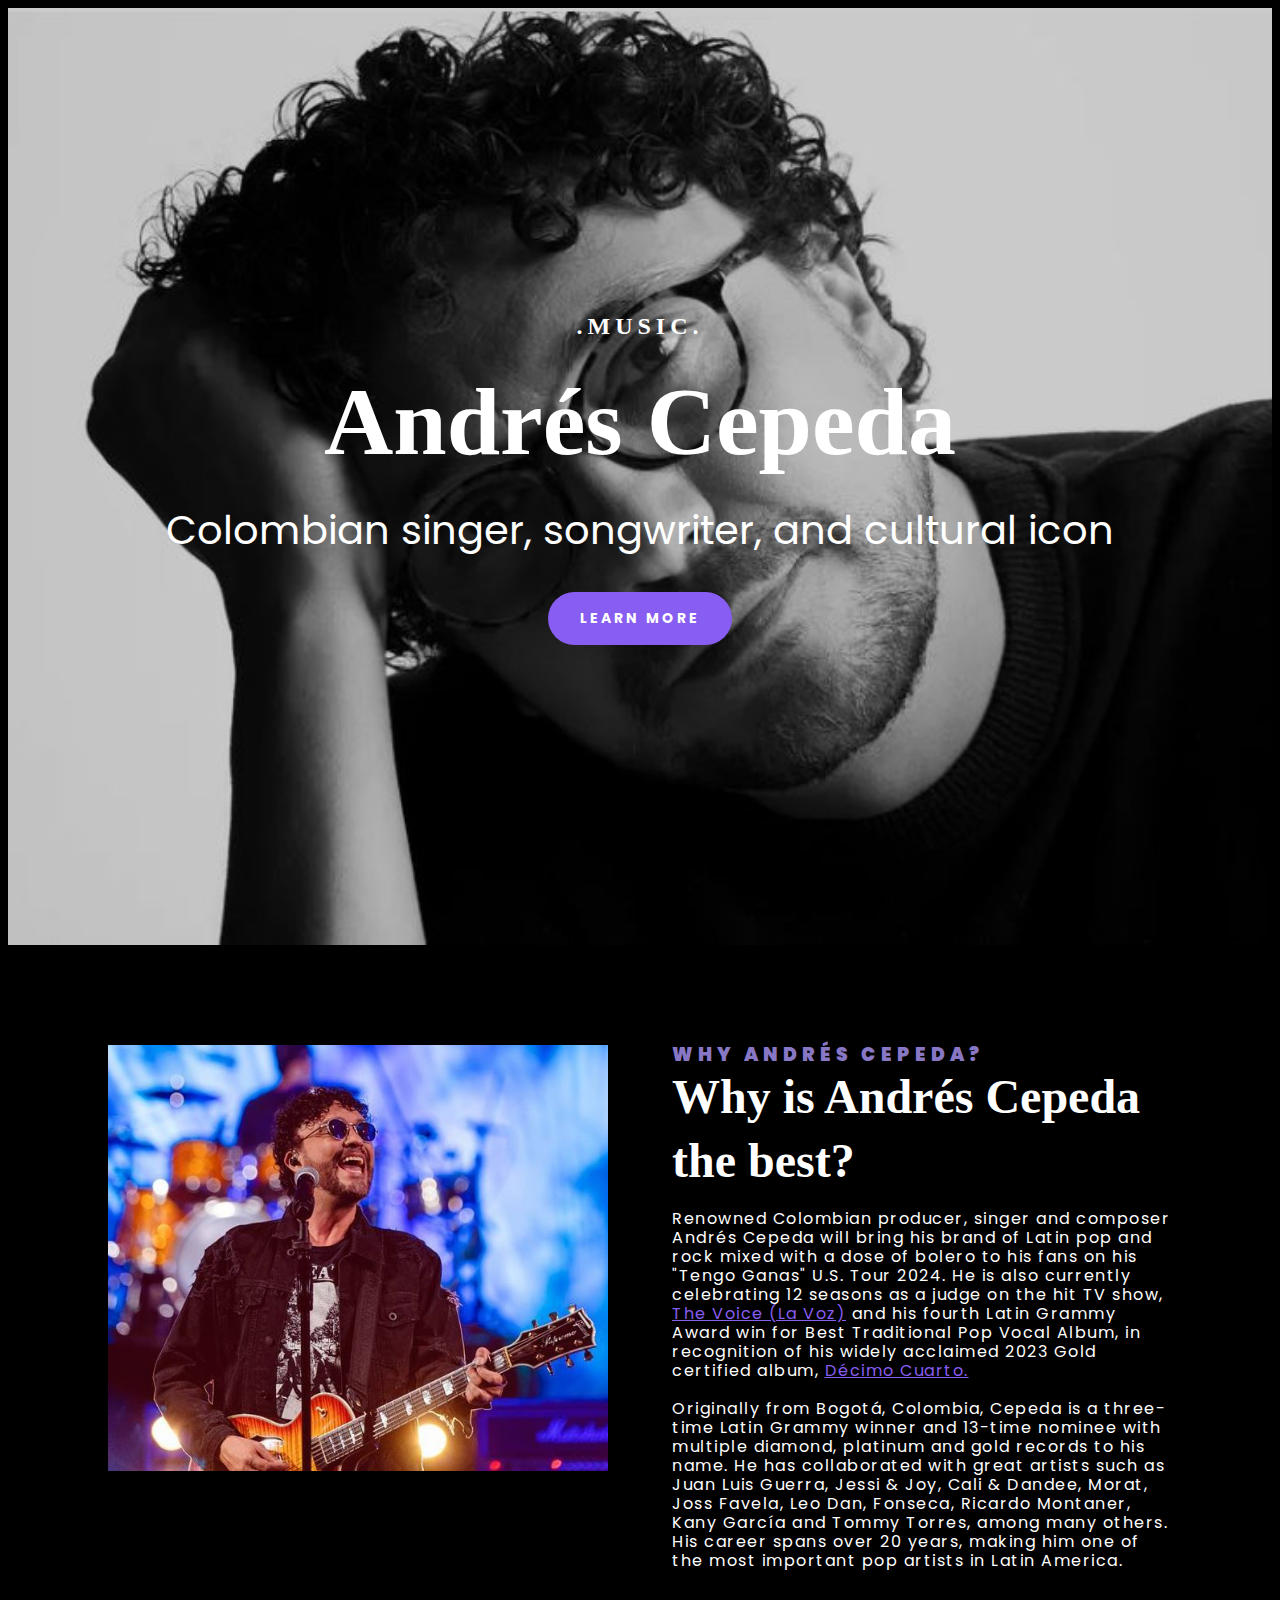
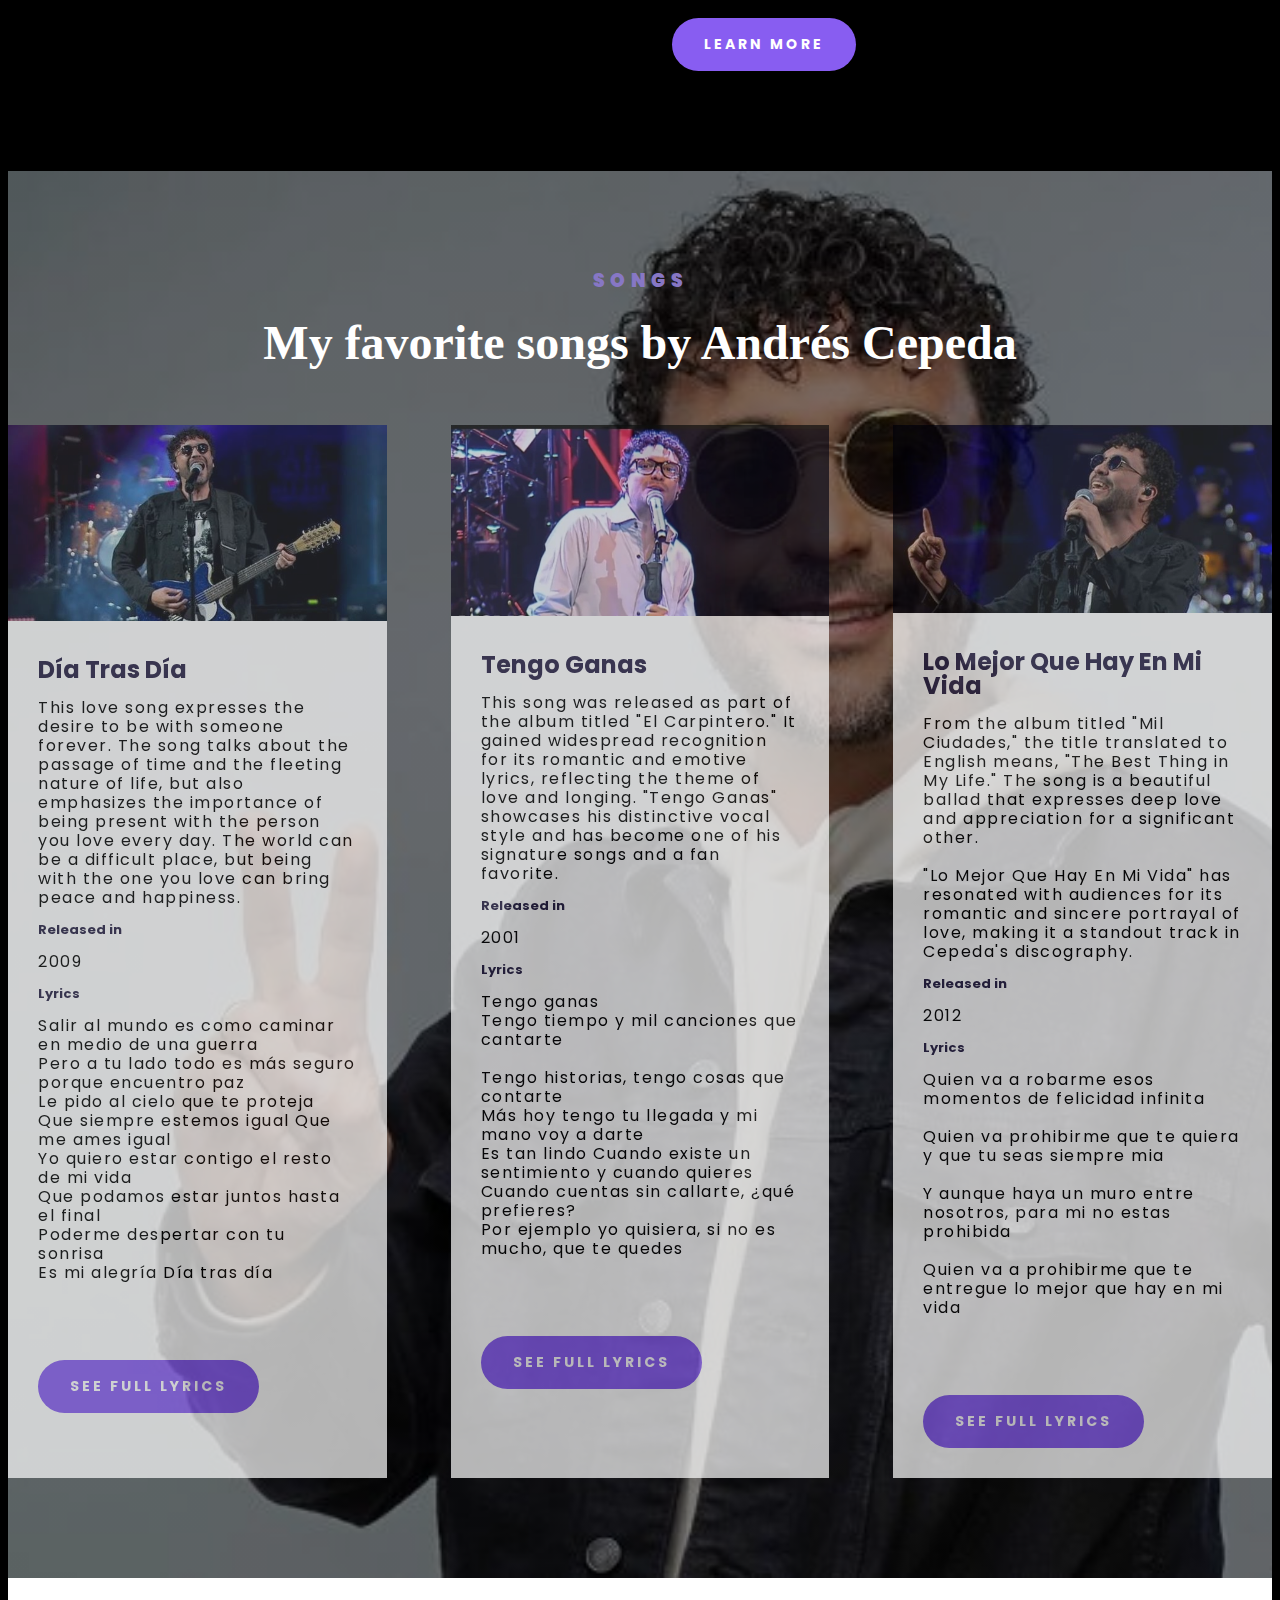
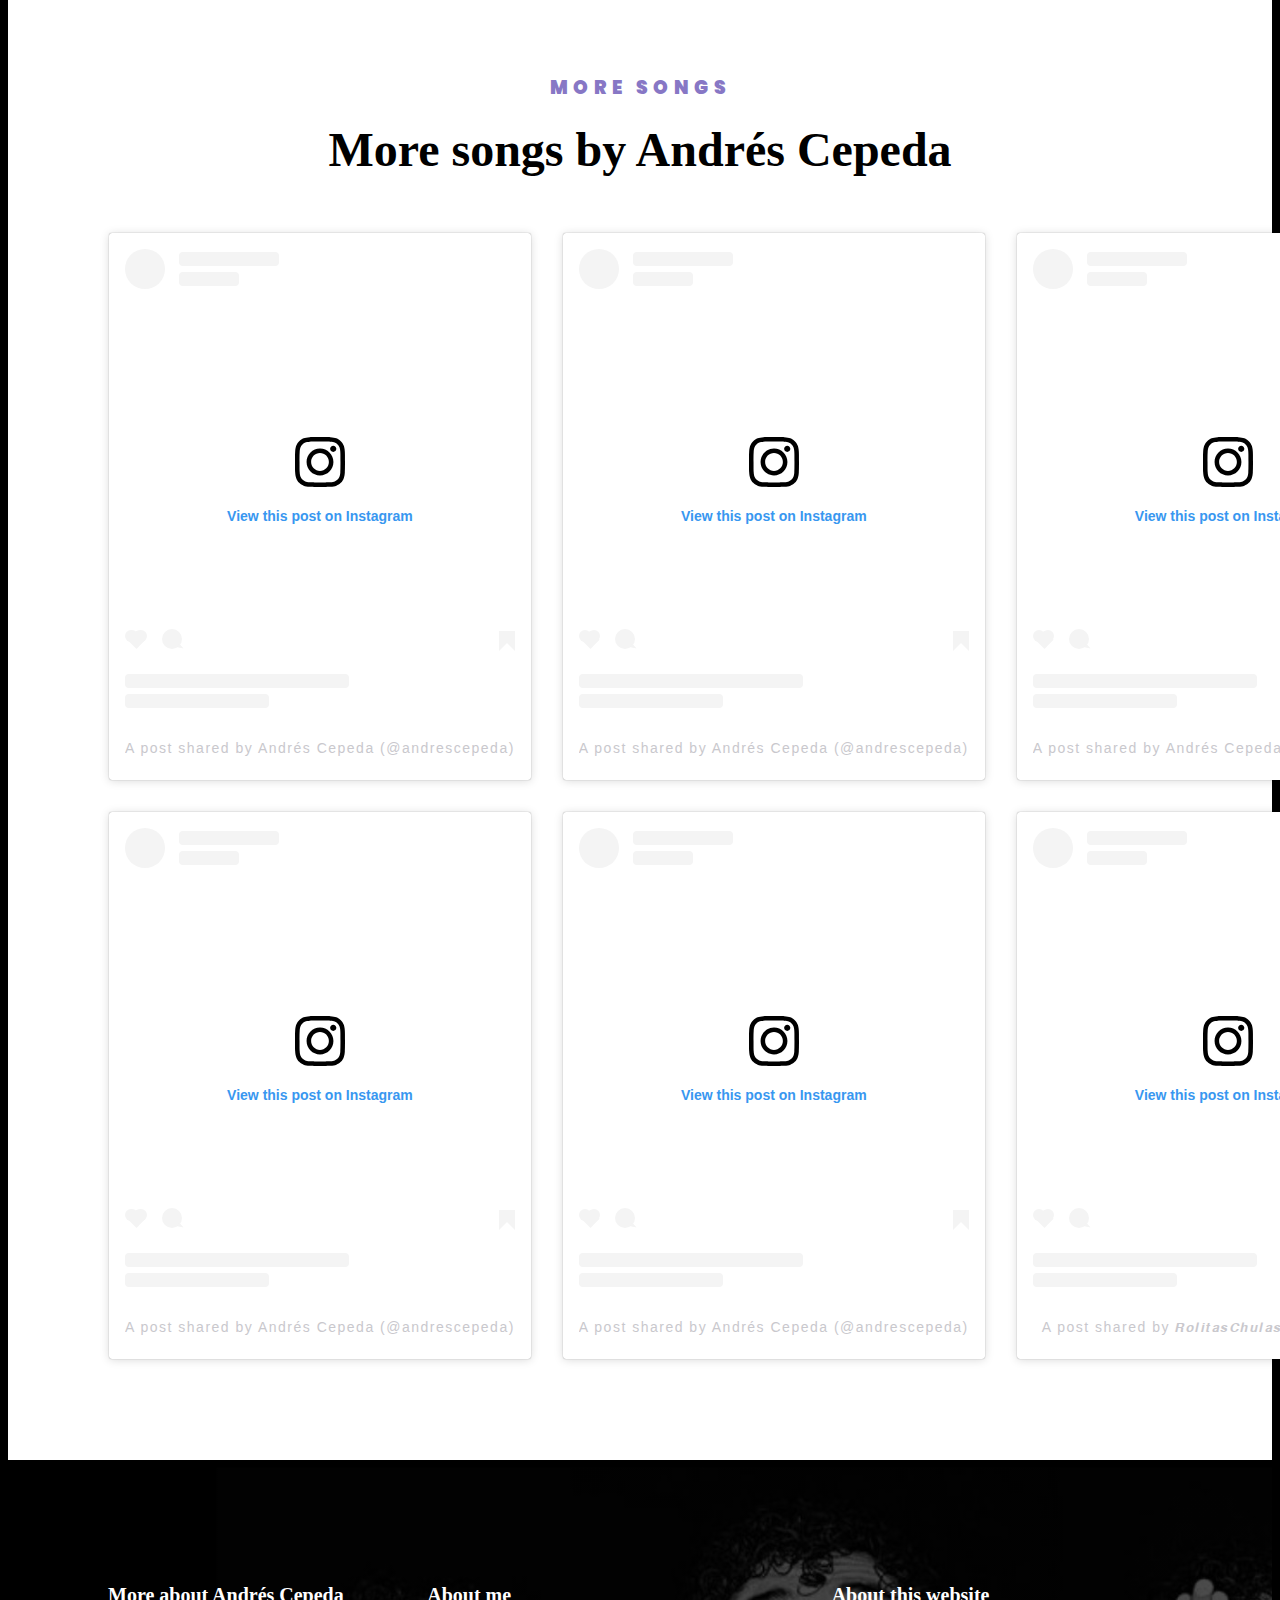
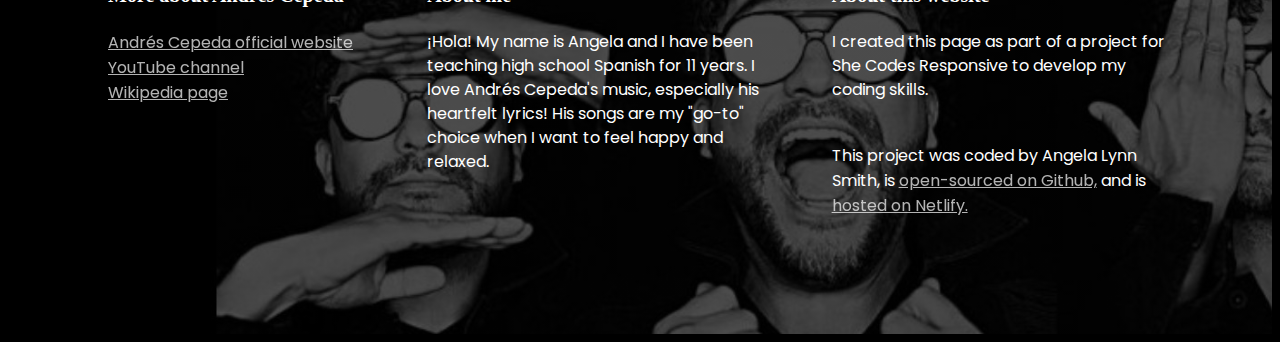
<file: index.html>
<!DOCTYPE html>
<html lang="en">
<head>
    <meta charset="UTF-8">
    <meta name="viewport" content="width=device-width, initial-scale=1.0">
    <link rel="preconnect" href="https://fonts.googleapis.com">
    <link rel="preconnect" href="https://fonts.gstatic.com" crossorigin>
    <link
        href="https://fonts.googleapis.com/css2?family=Poppins:ital,wght@0,100;0,200;0,300;0,400;0,500;0,600;0,700;0,800;0,900;1,100;1,200;1,300;1,400;1,500;1,600;1,700;1,800;1,900&display=swap"
        rel="stylesheet">
    <link rel="stylesheet" href="src/styles.css">
    <title>Andrés Cepeda Project</title>
</head>
<body>
    <div class="container">
    <header>
        <h3>.MUSIC.</h3>
        <h1>Andrés Cepeda</h1>
        <h2>Colombian singer, songwriter, and cultural icon</h2>
        <a href="#more" class="button">Learn more</a>
    </header>
    <main>
<section class="grid grid-2-columns">
        <div>
        <img src="images/andres-cepeda-15.JPG" 
        alt="Andres Cepeda with guitar"
        class="img-responsive"/>
        </div>

        <div>
            <a name="more"></a>
        <h3>Why Andrés Cepeda?</h3>
        <h2>Why is Andrés Cepeda the best?</h2>
        <p>Renowned Colombian producer, singer and composer Andrés Cepeda will bring his brand of Latin pop and rock mixed with a
        dose of bolero to his fans on his "Tengo Ganas" U.S. Tour 2024. 
        He is also currently celebrating 12 seasons as a judge on the hit TV show,
        <a href="https://www.youtube.com/watch?v=yNyjdkZzGOY" target="_blank" class="the-voice">The Voice (La Voz)</a>
        
        and his fourth Latin Grammy Award win for Best Traditional Pop Vocal Album, in recognition of his widely
        acclaimed 2023 Gold certified album, 
        <a href="https://open.spotify.com/album/6r3VanD8h5L9I155ahVVi2?si=Hy7mWMMKRZKpOCfyUHwwlw" target="_blank" class="albumn-link">Décimo Cuarto.</a>
        <br>
        <br>
        Originally from Bogotá, Colombia, Cepeda is a three-time Latin Grammy winner and 13-time nominee with multiple diamond,
        platinum and gold records to his name. He has collaborated with great artists such as Juan Luis Guerra, Jessi & Joy,
        Cali & Dandee, Morat, Joss Favela, Leo Dan, Fonseca, Ricardo Montaner, Kany García and Tommy Torres, among many others.
        His career spans over 20 years, making him one of the most important pop artists in Latin America.
        </p>
        <a href="https://en.wikipedia.org/wiki/Andr%C3%A9s_Cepeda" target="_blank" class="button">Learn more</a>
        </div>
        </section>
        
        <section class="secondary">
            <h3 class="text-center">SONGS<h3>
            <h2 class="text-center">My favorite songs by Andrés Cepeda</h2>
            
            <div class="grid grid-3-columns">

<div class="card">
    <div class="card-header">
        <img src="songs/song-1-dia-tras-dia.jpg" alt="" class="img-responsive" />
    </div>

    <div class="card-body">
        <h4>Día Tras Día</h4>
        <p>
        This love song expresses the desire to be with someone forever. The song talks about the passage of time and the
        fleeting nature of life, but also emphasizes the importance of being present with the person you love every day. 
        The world can be a difficult place, but being with the one you love can bring peace and happiness.
        </p>
        <h5>Released in</h5>
        <p>2009</p>
        <h5>Lyrics</h5>
        <p>

            Salir al mundo es como caminar en medio de una guerra
            <br>
            Pero a tu lado todo es más seguro porque encuentro paz
            <br>
            Le pido al cielo que te proteja
            <br>
            Que siempre estemos igual
            Que me ames igual
            <br>
            Yo quiero estar contigo el resto de mi vida
            <br>
            Que podamos estar juntos hasta el final
            <br>
            Poderme despertar con tu sonrisa
            <br>
            Es mi alegría
            Día tras día
        </p>
    </div>
    <div class="card-footer">
        <a href="https://genius.com/Andres-cepeda-dia-tras-dia-lyrics" target="_blank" class="button">See full lyrics</a>
    </div>
</div>


<div class="card">
    <div class="card-header">
        <img src="songs/song-2-tengo-ganas.jpg" alt="" class="img-responsive" />
    </div>

        <div class="card-body">
            <h4>Tengo Ganas</h4>
            <p>
            This song was released as part of the album titled "El Carpintero." It gained widespread recognition for its romantic and emotive lyrics, reflecting the theme of love and longing.
            "Tengo Ganas" showcases his distinctive vocal style and has become one of his signature songs and a fan favorite.
            <h5>Released in</h5>
            <p>2001</p>
            <h5>Lyrics</h5>
            <p>
                Tengo ganas
                <br>
                Tengo tiempo y mil canciones que cantarte
                <br>
                <br>
                Tengo historias, tengo cosas que contarte
                <br>
                Más hoy tengo tu llegada y mi mano voy a darte
                <br>
                Es tan lindo
                Cuando existe un sentimiento y cuando quieres
                <br>
                Cuando cuentas sin callarte, ¿qué prefieres?
                <br>
                Por ejemplo yo quisiera, si no es mucho, que te quedes
            </p>
        </div>
        <div class="card-footer">
            <a href="https://genius.com/Andres-cepeda-tengo-ganas-lyrics" target="_blank" class="button">See full lyrics</a>
        </div>
        </div>



    <div class="card">
        <div class="card-header">
            <img src="songs/song-3-lo-mejor-que-hay.jpg" alt="" class="img-responsive" />
        </div>

            <div class="card-body">
                <h4>Lo Mejor Que Hay En Mi Vida</h4>
                <p>
                    From the album titled "Mil Ciudades," the title translated to English means, "The Best
                    Thing in My Life." The song is a beautiful ballad that expresses deep love and appreciation for a significant other.
                    <br>
                    <br>
                    "Lo Mejor Que Hay En Mi Vida" has resonated with audiences for its romantic and sincere portrayal of love, making it a standout track in
                    Cepeda's discography.
                </p>
                <h5>Released in</h5>
                <p>2012</p>
                <h5>Lyrics</h5>
                <p>
        
                Quien va a robarme esos momentos de felicidad infinita
                <br>
                <br>
                Quien va prohibirme que te quiera y que tu seas siempre mia
                <br>
                <br>
                Y aunque haya un muro entre nosotros, para mi no estas prohibida
                <br>
                <br>
                Quien va a prohibirme que te entregue lo mejor que hay en mi vida
                </p>
            </div>
            <div class="card-footer">
                <a href="https://genius.com/Andres-cepeda-lo-mejor-que-hay-en-mi-vida-lyrics" target="_blank" class="button">See full lyrics</a>
            </div>
            </div>

            </div>
        
        </section>

        <section class="tertiary">
            <h3 class="text-center"> MORE SONGS<h3>
                    <h2 class="text-center">More songs by Andrés Cepeda</h2>
        
    
                <div class="video-grid-3-columns">

                    <div class="first-video">
                        <blockquote class="instagram-media" data-instgrm-captioned
                            data-instgrm-permalink="https://www.instagram.com/reel/CjTyuWOg5wE/?utm_source=ig_embed&amp;utm_campaign=loading"
                            data-instgrm-version="14"
                            style=" background:#FFF; border:0; border-radius:3px; box-shadow:0 0 1px 0 rgba(0,0,0,0.5),0 1px 10px 0 rgba(0,0,0,0.15); margin: 1px; max-width:540px; min-width:326px; padding:0; width:99.375%; width:-webkit-calc(100% - 2px); width:calc(100% - 2px);">
                            <div style="padding:16px;"> <a
                                    href="https://www.instagram.com/reel/CjTyuWOg5wE/?utm_source=ig_embed&amp;utm_campaign=loading"
                                    style=" background:#FFFFFF; line-height:0; padding:0 0; text-align:center; text-decoration:none; width:100%;"
                                    target="_blank">
                                    <div style=" display: flex; flex-direction: row; align-items: center;">
                                        <div
                                            style="background-color: #F4F4F4; border-radius: 50%; flex-grow: 0; height: 40px; margin-right: 14px; width: 40px;">
                                        </div>
                                        <div style="display: flex; flex-direction: column; flex-grow: 1; justify-content: center;">
                                            <div
                                                style=" background-color: #F4F4F4; border-radius: 4px; flex-grow: 0; height: 14px; margin-bottom: 6px; width: 100px;">
                                            </div>
                                            <div
                                                style=" background-color: #F4F4F4; border-radius: 4px; flex-grow: 0; height: 14px; width: 60px;">
                                            </div>
                                        </div>
                                    </div>
                                    <div style="padding: 19% 0;"></div>
                                    <div style="display:block; height:50px; margin:0 auto 12px; width:50px;"><svg width="50px" height="50px"
                                            viewBox="0 0 60 60" version="1.1" xmlns="https://www.w3.org/2000/svg"
                                            xmlns:xlink="https://www.w3.org/1999/xlink">
                                            <g stroke="none" stroke-width="1" fill="none" fill-rule="evenodd">
                                                <g transform="translate(-511.000000, -20.000000)" fill="#000000">
                                                    <g>
                                                        <path
                                                            d="M556.869,30.41 C554.814,30.41 553.148,32.076 553.148,34.131 C553.148,36.186 554.814,37.852 556.869,37.852 C558.924,37.852 560.59,36.186 560.59,34.131 C560.59,32.076 558.924,30.41 556.869,30.41 M541,60.657 C535.114,60.657 530.342,55.887 530.342,50 C530.342,44.114 535.114,39.342 541,39.342 C546.887,39.342 551.658,44.114 551.658,50 C551.658,55.887 546.887,60.657 541,60.657 M541,33.886 C532.1,33.886 524.886,41.1 524.886,50 C524.886,58.899 532.1,66.113 541,66.113 C549.9,66.113 557.115,58.899 557.115,50 C557.115,41.1 549.9,33.886 541,33.886 M565.378,62.101 C565.244,65.022 564.756,66.606 564.346,67.663 C563.803,69.06 563.154,70.057 562.106,71.106 C561.058,72.155 560.06,72.803 558.662,73.347 C557.607,73.757 556.021,74.244 553.102,74.378 C549.944,74.521 548.997,74.552 541,74.552 C533.003,74.552 532.056,74.521 528.898,74.378 C525.979,74.244 524.393,73.757 523.338,73.347 C521.94,72.803 520.942,72.155 519.894,71.106 C518.846,70.057 518.197,69.06 517.654,67.663 C517.244,66.606 516.755,65.022 516.623,62.101 C516.479,58.943 516.448,57.996 516.448,50 C516.448,42.003 516.479,41.056 516.623,37.899 C516.755,34.978 517.244,33.391 517.654,32.338 C518.197,30.938 518.846,29.942 519.894,28.894 C520.942,27.846 521.94,27.196 523.338,26.654 C524.393,26.244 525.979,25.756 528.898,25.623 C532.057,25.479 533.004,25.448 541,25.448 C548.997,25.448 549.943,25.479 553.102,25.623 C556.021,25.756 557.607,26.244 558.662,26.654 C560.06,27.196 561.058,27.846 562.106,28.894 C563.154,29.942 563.803,30.938 564.346,32.338 C564.756,33.391 565.244,34.978 565.378,37.899 C565.522,41.056 565.552,42.003 565.552,50 C565.552,57.996 565.522,58.943 565.378,62.101 M570.82,37.631 C570.674,34.438 570.167,32.258 569.425,30.349 C568.659,28.377 567.633,26.702 565.965,25.035 C564.297,23.368 562.623,22.342 560.652,21.575 C558.743,20.834 556.562,20.326 553.369,20.18 C550.169,20.033 549.148,20 541,20 C532.853,20 531.831,20.033 528.631,20.18 C525.438,20.326 523.257,20.834 521.349,21.575 C519.376,22.342 517.703,23.368 516.035,25.035 C514.368,26.702 513.342,28.377 512.574,30.349 C511.834,32.258 511.326,34.438 511.181,37.631 C511.035,40.831 511,41.851 511,50 C511,58.147 511.035,59.17 511.181,62.369 C511.326,65.562 511.834,67.743 512.574,69.651 C513.342,71.625 514.368,73.296 516.035,74.965 C517.703,76.634 519.376,77.658 521.349,78.425 C523.257,79.167 525.438,79.673 528.631,79.82 C531.831,79.965 532.853,80.001 541,80.001 C549.148,80.001 550.169,79.965 553.369,79.82 C556.562,79.673 558.743,79.167 560.652,78.425 C562.623,77.658 564.297,76.634 565.965,74.965 C567.633,73.296 568.659,71.625 569.425,69.651 C570.167,67.743 570.674,65.562 570.82,62.369 C570.966,59.17 571,58.147 571,50 C571,41.851 570.966,40.831 570.82,37.631">
                                                        </path>
                                                    </g>
                                                </g>
                                            </g>
                                        </svg></div>
                                    <div style="padding-top: 8px;">
                                        <div
                                            style=" color:#3897f0; font-family:Arial,sans-serif; font-size:14px; font-style:normal; font-weight:550; line-height:18px;">
                                            View this post on Instagram</div>
                                    </div>
                                    <div style="padding: 12.5% 0;"></div>
                                    <div style="display: flex; flex-direction: row; margin-bottom: 14px; align-items: center;">
                                        <div>
                                            <div
                                                style="background-color: #F4F4F4; border-radius: 50%; height: 12.5px; width: 12.5px; transform: translateX(0px) translateY(7px);">
                                            </div>
                                            <div
                                                style="background-color: #F4F4F4; height: 12.5px; transform: rotate(-45deg) translateX(3px) translateY(1px); width: 12.5px; flex-grow: 0; margin-right: 14px; margin-left: 2px;">
                                            </div>
                                            <div
                                                style="background-color: #F4F4F4; border-radius: 50%; height: 12.5px; width: 12.5px; transform: translateX(9px) translateY(-18px);">
                                            </div>
                                        </div>
                                        <div style="margin-left: 8px;">
                                            <div
                                                style=" background-color: #F4F4F4; border-radius: 50%; flex-grow: 0; height: 20px; width: 20px;">
                                            </div>
                                            <div
                                                style=" width: 0; height: 0; border-top: 2px solid transparent; border-left: 6px solid #f4f4f4; border-bottom: 2px solid transparent; transform: translateX(16px) translateY(-4px) rotate(30deg)">
                                            </div>
                                        </div>
                                        <div style="margin-left: auto;">
                                            <div
                                                style=" width: 0px; border-top: 8px solid #F4F4F4; border-right: 8px solid transparent; transform: translateY(16px);">
                                            </div>
                                            <div
                                                style=" background-color: #F4F4F4; flex-grow: 0; height: 12px; width: 16px; transform: translateY(-4px);">
                                            </div>
                                            <div
                                                style=" width: 0; height: 0; border-top: 8px solid #F4F4F4; border-left: 8px solid transparent; transform: translateY(-4px) translateX(8px);">
                                            </div>
                                        </div>
                                    </div>
                                    <div
                                        style="display: flex; flex-direction: column; flex-grow: 1; justify-content: center; margin-bottom: 24px;">
                                        <div
                                            style=" background-color: #F4F4F4; border-radius: 4px; flex-grow: 0; height: 14px; margin-bottom: 6px; width: 224px;">
                                        </div>
                                        <div
                                            style=" background-color: #F4F4F4; border-radius: 4px; flex-grow: 0; height: 14px; width: 144px;">
                                        </div>
                                    </div>
                                </a>
                                <p
                                    style=" color:#c9c8cd; font-family:Arial,sans-serif; font-size:14px; line-height:17px; margin-bottom:0; margin-top:8px; overflow:hidden; padding:8px 0 7px; text-align:center; text-overflow:ellipsis; white-space:nowrap;">
                                    <a href="https://www.instagram.com/reel/CjTyuWOg5wE/?utm_source=ig_embed&amp;utm_campaign=loading"
                                        style=" color:#c9c8cd; font-family:Arial,sans-serif; font-size:14px; font-style:normal; font-weight:normal; line-height:17px; text-decoration:none;"
                                        target="_blank">A post shared by Andrés Cepeda (@andrescepeda)</a>
                                </p>
                            </div>
                        </blockquote>
                        <script async src="//www.instagram.com/embed.js"></script>
                    </div>





                    

<div class="second-video">
    <blockquote class="instagram-media" data-instgrm-captioned
        data-instgrm-permalink="https://www.instagram.com/reel/ChvtImNATKm/?utm_source=ig_embed&amp;utm_campaign=loading"
        data-instgrm-version="14"
        style=" background:#FFF; border:0; border-radius:3px; box-shadow:0 0 1px 0 rgba(0,0,0,0.5),0 1px 10px 0 rgba(0,0,0,0.15); margin: 1px; max-width:540px; min-width:326px; padding:0; width:99.375%; width:-webkit-calc(100% - 2px); width:calc(100% - 2px);">
        <div style="padding:16px;"> <a
                href="https://www.instagram.com/reel/ChvtImNATKm/?utm_source=ig_embed&amp;utm_campaign=loading"
                style=" background:#FFFFFF; line-height:0; padding:0 0; text-align:center; text-decoration:none; width:100%;"
                target="_blank">
                <div style=" display: flex; flex-direction: row; align-items: center;">
                    <div
                        style="background-color: #F4F4F4; border-radius: 50%; flex-grow: 0; height: 40px; margin-right: 14px; width: 40px;">
                    </div>
                    <div style="display: flex; flex-direction: column; flex-grow: 1; justify-content: center;">
                        <div
                            style=" background-color: #F4F4F4; border-radius: 4px; flex-grow: 0; height: 14px; margin-bottom: 6px; width: 100px;">
                        </div>
                        <div
                            style=" background-color: #F4F4F4; border-radius: 4px; flex-grow: 0; height: 14px; width: 60px;">
                        </div>
                    </div>
                </div>
                <div style="padding: 19% 0;"></div>
                <div style="display:block; height:50px; margin:0 auto 12px; width:50px;"><svg width="50px" height="50px"
                        viewBox="0 0 60 60" version="1.1" xmlns="https://www.w3.org/2000/svg"
                        xmlns:xlink="https://www.w3.org/1999/xlink">
                        <g stroke="none" stroke-width="1" fill="none" fill-rule="evenodd">
                            <g transform="translate(-511.000000, -20.000000)" fill="#000000">
                                <g>
                                    <path
                                        d="M556.869,30.41 C554.814,30.41 553.148,32.076 553.148,34.131 C553.148,36.186 554.814,37.852 556.869,37.852 C558.924,37.852 560.59,36.186 560.59,34.131 C560.59,32.076 558.924,30.41 556.869,30.41 M541,60.657 C535.114,60.657 530.342,55.887 530.342,50 C530.342,44.114 535.114,39.342 541,39.342 C546.887,39.342 551.658,44.114 551.658,50 C551.658,55.887 546.887,60.657 541,60.657 M541,33.886 C532.1,33.886 524.886,41.1 524.886,50 C524.886,58.899 532.1,66.113 541,66.113 C549.9,66.113 557.115,58.899 557.115,50 C557.115,41.1 549.9,33.886 541,33.886 M565.378,62.101 C565.244,65.022 564.756,66.606 564.346,67.663 C563.803,69.06 563.154,70.057 562.106,71.106 C561.058,72.155 560.06,72.803 558.662,73.347 C557.607,73.757 556.021,74.244 553.102,74.378 C549.944,74.521 548.997,74.552 541,74.552 C533.003,74.552 532.056,74.521 528.898,74.378 C525.979,74.244 524.393,73.757 523.338,73.347 C521.94,72.803 520.942,72.155 519.894,71.106 C518.846,70.057 518.197,69.06 517.654,67.663 C517.244,66.606 516.755,65.022 516.623,62.101 C516.479,58.943 516.448,57.996 516.448,50 C516.448,42.003 516.479,41.056 516.623,37.899 C516.755,34.978 517.244,33.391 517.654,32.338 C518.197,30.938 518.846,29.942 519.894,28.894 C520.942,27.846 521.94,27.196 523.338,26.654 C524.393,26.244 525.979,25.756 528.898,25.623 C532.057,25.479 533.004,25.448 541,25.448 C548.997,25.448 549.943,25.479 553.102,25.623 C556.021,25.756 557.607,26.244 558.662,26.654 C560.06,27.196 561.058,27.846 562.106,28.894 C563.154,29.942 563.803,30.938 564.346,32.338 C564.756,33.391 565.244,34.978 565.378,37.899 C565.522,41.056 565.552,42.003 565.552,50 C565.552,57.996 565.522,58.943 565.378,62.101 M570.82,37.631 C570.674,34.438 570.167,32.258 569.425,30.349 C568.659,28.377 567.633,26.702 565.965,25.035 C564.297,23.368 562.623,22.342 560.652,21.575 C558.743,20.834 556.562,20.326 553.369,20.18 C550.169,20.033 549.148,20 541,20 C532.853,20 531.831,20.033 528.631,20.18 C525.438,20.326 523.257,20.834 521.349,21.575 C519.376,22.342 517.703,23.368 516.035,25.035 C514.368,26.702 513.342,28.377 512.574,30.349 C511.834,32.258 511.326,34.438 511.181,37.631 C511.035,40.831 511,41.851 511,50 C511,58.147 511.035,59.17 511.181,62.369 C511.326,65.562 511.834,67.743 512.574,69.651 C513.342,71.625 514.368,73.296 516.035,74.965 C517.703,76.634 519.376,77.658 521.349,78.425 C523.257,79.167 525.438,79.673 528.631,79.82 C531.831,79.965 532.853,80.001 541,80.001 C549.148,80.001 550.169,79.965 553.369,79.82 C556.562,79.673 558.743,79.167 560.652,78.425 C562.623,77.658 564.297,76.634 565.965,74.965 C567.633,73.296 568.659,71.625 569.425,69.651 C570.167,67.743 570.674,65.562 570.82,62.369 C570.966,59.17 571,58.147 571,50 C571,41.851 570.966,40.831 570.82,37.631">
                                    </path>
                                </g>
                            </g>
                        </g>
                    </svg></div>
                <div style="padding-top: 8px;">
                    <div
                        style=" color:#3897f0; font-family:Arial,sans-serif; font-size:14px; font-style:normal; font-weight:550; line-height:18px;">
                        View this post on Instagram</div>
                </div>
                <div style="padding: 12.5% 0;"></div>
                <div style="display: flex; flex-direction: row; margin-bottom: 14px; align-items: center;">
                    <div>
                        <div
                            style="background-color: #F4F4F4; border-radius: 50%; height: 12.5px; width: 12.5px; transform: translateX(0px) translateY(7px);">
                        </div>
                        <div
                            style="background-color: #F4F4F4; height: 12.5px; transform: rotate(-45deg) translateX(3px) translateY(1px); width: 12.5px; flex-grow: 0; margin-right: 14px; margin-left: 2px;">
                        </div>
                        <div
                            style="background-color: #F4F4F4; border-radius: 50%; height: 12.5px; width: 12.5px; transform: translateX(9px) translateY(-18px);">
                        </div>
                    </div>
                    <div style="margin-left: 8px;">
                        <div
                            style=" background-color: #F4F4F4; border-radius: 50%; flex-grow: 0; height: 20px; width: 20px;">
                        </div>
                        <div
                            style=" width: 0; height: 0; border-top: 2px solid transparent; border-left: 6px solid #f4f4f4; border-bottom: 2px solid transparent; transform: translateX(16px) translateY(-4px) rotate(30deg)">
                        </div>
                    </div>
                    <div style="margin-left: auto;">
                        <div
                            style=" width: 0px; border-top: 8px solid #F4F4F4; border-right: 8px solid transparent; transform: translateY(16px);">
                        </div>
                        <div
                            style=" background-color: #F4F4F4; flex-grow: 0; height: 12px; width: 16px; transform: translateY(-4px);">
                        </div>
                        <div
                            style=" width: 0; height: 0; border-top: 8px solid #F4F4F4; border-left: 8px solid transparent; transform: translateY(-4px) translateX(8px);">
                        </div>
                    </div>
                </div>
                <div
                    style="display: flex; flex-direction: column; flex-grow: 1; justify-content: center; margin-bottom: 24px;">
                    <div
                        style=" background-color: #F4F4F4; border-radius: 4px; flex-grow: 0; height: 14px; margin-bottom: 6px; width: 224px;">
                    </div>
                    <div
                        style=" background-color: #F4F4F4; border-radius: 4px; flex-grow: 0; height: 14px; width: 144px;">
                    </div>
                </div>
            </a>
            <p
                style=" color:#c9c8cd; font-family:Arial,sans-serif; font-size:14px; line-height:17px; margin-bottom:0; margin-top:8px; overflow:hidden; padding:8px 0 7px; text-align:center; text-overflow:ellipsis; white-space:nowrap;">
                <a href="https://www.instagram.com/reel/ChvtImNATKm/?utm_source=ig_embed&amp;utm_campaign=loading"
                    style=" color:#c9c8cd; font-family:Arial,sans-serif; font-size:14px; font-style:normal; font-weight:normal; line-height:17px; text-decoration:none;"
                    target="_blank">A post shared by Andrés Cepeda (@andrescepeda)</a>
            </p>
        </div>
    </blockquote>
    <script async src="//www.instagram.com/embed.js"></script>
</div>

<div class="third-video">
    <blockquote class="instagram-media" data-instgrm-captioned
        data-instgrm-permalink="https://www.instagram.com/reel/C1dXrudNtn3/?utm_source=ig_embed&amp;utm_campaign=loading"
        data-instgrm-version="14"
        style=" background:#FFF; border:0; border-radius:3px; box-shadow:0 0 1px 0 rgba(0,0,0,0.5),0 1px 10px 0 rgba(0,0,0,0.15); margin: 1px; max-width:540px; min-width:326px; padding:0; width:99.375%; width:-webkit-calc(100% - 2px); width:calc(100% - 2px);">
        <div style="padding:16px;"> <a
                href="https://www.instagram.com/reel/C1dXrudNtn3/?utm_source=ig_embed&amp;utm_campaign=loading"
                style=" background:#FFFFFF; line-height:0; padding:0 0; text-align:center; text-decoration:none; width:100%;"
                target="_blank">
                <div style=" display: flex; flex-direction: row; align-items: center;">
                    <div
                        style="background-color: #F4F4F4; border-radius: 50%; flex-grow: 0; height: 40px; margin-right: 14px; width: 40px;">
                    </div>
                    <div style="display: flex; flex-direction: column; flex-grow: 1; justify-content: center;">
                        <div
                            style=" background-color: #F4F4F4; border-radius: 4px; flex-grow: 0; height: 14px; margin-bottom: 6px; width: 100px;">
                        </div>
                        <div
                            style=" background-color: #F4F4F4; border-radius: 4px; flex-grow: 0; height: 14px; width: 60px;">
                        </div>
                    </div>
                </div>
                <div style="padding: 19% 0;"></div>
                <div style="display:block; height:50px; margin:0 auto 12px; width:50px;"><svg width="50px" height="50px"
                        viewBox="0 0 60 60" version="1.1" xmlns="https://www.w3.org/2000/svg"
                        xmlns:xlink="https://www.w3.org/1999/xlink">
                        <g stroke="none" stroke-width="1" fill="none" fill-rule="evenodd">
                            <g transform="translate(-511.000000, -20.000000)" fill="#000000">
                                <g>
                                    <path
                                        d="M556.869,30.41 C554.814,30.41 553.148,32.076 553.148,34.131 C553.148,36.186 554.814,37.852 556.869,37.852 C558.924,37.852 560.59,36.186 560.59,34.131 C560.59,32.076 558.924,30.41 556.869,30.41 M541,60.657 C535.114,60.657 530.342,55.887 530.342,50 C530.342,44.114 535.114,39.342 541,39.342 C546.887,39.342 551.658,44.114 551.658,50 C551.658,55.887 546.887,60.657 541,60.657 M541,33.886 C532.1,33.886 524.886,41.1 524.886,50 C524.886,58.899 532.1,66.113 541,66.113 C549.9,66.113 557.115,58.899 557.115,50 C557.115,41.1 549.9,33.886 541,33.886 M565.378,62.101 C565.244,65.022 564.756,66.606 564.346,67.663 C563.803,69.06 563.154,70.057 562.106,71.106 C561.058,72.155 560.06,72.803 558.662,73.347 C557.607,73.757 556.021,74.244 553.102,74.378 C549.944,74.521 548.997,74.552 541,74.552 C533.003,74.552 532.056,74.521 528.898,74.378 C525.979,74.244 524.393,73.757 523.338,73.347 C521.94,72.803 520.942,72.155 519.894,71.106 C518.846,70.057 518.197,69.06 517.654,67.663 C517.244,66.606 516.755,65.022 516.623,62.101 C516.479,58.943 516.448,57.996 516.448,50 C516.448,42.003 516.479,41.056 516.623,37.899 C516.755,34.978 517.244,33.391 517.654,32.338 C518.197,30.938 518.846,29.942 519.894,28.894 C520.942,27.846 521.94,27.196 523.338,26.654 C524.393,26.244 525.979,25.756 528.898,25.623 C532.057,25.479 533.004,25.448 541,25.448 C548.997,25.448 549.943,25.479 553.102,25.623 C556.021,25.756 557.607,26.244 558.662,26.654 C560.06,27.196 561.058,27.846 562.106,28.894 C563.154,29.942 563.803,30.938 564.346,32.338 C564.756,33.391 565.244,34.978 565.378,37.899 C565.522,41.056 565.552,42.003 565.552,50 C565.552,57.996 565.522,58.943 565.378,62.101 M570.82,37.631 C570.674,34.438 570.167,32.258 569.425,30.349 C568.659,28.377 567.633,26.702 565.965,25.035 C564.297,23.368 562.623,22.342 560.652,21.575 C558.743,20.834 556.562,20.326 553.369,20.18 C550.169,20.033 549.148,20 541,20 C532.853,20 531.831,20.033 528.631,20.18 C525.438,20.326 523.257,20.834 521.349,21.575 C519.376,22.342 517.703,23.368 516.035,25.035 C514.368,26.702 513.342,28.377 512.574,30.349 C511.834,32.258 511.326,34.438 511.181,37.631 C511.035,40.831 511,41.851 511,50 C511,58.147 511.035,59.17 511.181,62.369 C511.326,65.562 511.834,67.743 512.574,69.651 C513.342,71.625 514.368,73.296 516.035,74.965 C517.703,76.634 519.376,77.658 521.349,78.425 C523.257,79.167 525.438,79.673 528.631,79.82 C531.831,79.965 532.853,80.001 541,80.001 C549.148,80.001 550.169,79.965 553.369,79.82 C556.562,79.673 558.743,79.167 560.652,78.425 C562.623,77.658 564.297,76.634 565.965,74.965 C567.633,73.296 568.659,71.625 569.425,69.651 C570.167,67.743 570.674,65.562 570.82,62.369 C570.966,59.17 571,58.147 571,50 C571,41.851 570.966,40.831 570.82,37.631">
                                    </path>
                                </g>
                            </g>
                        </g>
                    </svg></div>
                <div style="padding-top: 8px;">
                    <div
                        style=" color:#3897f0; font-family:Arial,sans-serif; font-size:14px; font-style:normal; font-weight:550; line-height:18px;">
                        View this post on Instagram</div>
                </div>
                <div style="padding: 12.5% 0;"></div>
                <div style="display: flex; flex-direction: row; margin-bottom: 14px; align-items: center;">
                    <div>
                        <div
                            style="background-color: #F4F4F4; border-radius: 50%; height: 12.5px; width: 12.5px; transform: translateX(0px) translateY(7px);">
                        </div>
                        <div
                            style="background-color: #F4F4F4; height: 12.5px; transform: rotate(-45deg) translateX(3px) translateY(1px); width: 12.5px; flex-grow: 0; margin-right: 14px; margin-left: 2px;">
                        </div>
                        <div
                            style="background-color: #F4F4F4; border-radius: 50%; height: 12.5px; width: 12.5px; transform: translateX(9px) translateY(-18px);">
                        </div>
                    </div>
                    <div style="margin-left: 8px;">
                        <div
                            style=" background-color: #F4F4F4; border-radius: 50%; flex-grow: 0; height: 20px; width: 20px;">
                        </div>
                        <div
                            style=" width: 0; height: 0; border-top: 2px solid transparent; border-left: 6px solid #f4f4f4; border-bottom: 2px solid transparent; transform: translateX(16px) translateY(-4px) rotate(30deg)">
                        </div>
                    </div>
                    <div style="margin-left: auto;">
                        <div
                            style=" width: 0px; border-top: 8px solid #F4F4F4; border-right: 8px solid transparent; transform: translateY(16px);">
                        </div>
                        <div
                            style=" background-color: #F4F4F4; flex-grow: 0; height: 12px; width: 16px; transform: translateY(-4px);">
                        </div>
                        <div
                            style=" width: 0; height: 0; border-top: 8px solid #F4F4F4; border-left: 8px solid transparent; transform: translateY(-4px) translateX(8px);">
                        </div>
                    </div>
                </div>
                <div
                    style="display: flex; flex-direction: column; flex-grow: 1; justify-content: center; margin-bottom: 24px;">
                    <div
                        style=" background-color: #F4F4F4; border-radius: 4px; flex-grow: 0; height: 14px; margin-bottom: 6px; width: 224px;">
                    </div>
                    <div
                        style=" background-color: #F4F4F4; border-radius: 4px; flex-grow: 0; height: 14px; width: 144px;">
                    </div>
                </div>
            </a>
            <p
                style=" color:#c9c8cd; font-family:Arial,sans-serif; font-size:14px; line-height:17px; margin-bottom:0; margin-top:8px; overflow:hidden; padding:8px 0 7px; text-align:center; text-overflow:ellipsis; white-space:nowrap;">
                <a href="https://www.instagram.com/reel/C1dXrudNtn3/?utm_source=ig_embed&amp;utm_campaign=loading"
                    style=" color:#c9c8cd; font-family:Arial,sans-serif; font-size:14px; font-style:normal; font-weight:normal; line-height:17px; text-decoration:none;"
                    target="_blank">A post shared by Andrés Cepeda (@andrescepeda)</a>
            </p>
        </div>
    </blockquote>
    <script async src="//www.instagram.com/embed.js"></script>
</div>







<div class="fourth-video">
<blockquote class="instagram-media" data-instgrm-captioned
    data-instgrm-permalink="https://www.instagram.com/reel/Cv3AR-3JuHs/?utm_source=ig_embed&amp;utm_campaign=loading"
    data-instgrm-version="14"
    style=" background:#FFF; border:0; border-radius:3px; box-shadow:0 0 1px 0 rgba(0,0,0,0.5),0 1px 10px 0 rgba(0,0,0,0.15); margin: 1px; max-width:540px; min-width:326px; padding:0; width:99.375%; width:-webkit-calc(100% - 2px); width:calc(100% - 2px);">
    <div style="padding:16px;"> <a
            href="https://www.instagram.com/reel/Cv3AR-3JuHs/?utm_source=ig_embed&amp;utm_campaign=loading"
            style=" background:#FFFFFF; line-height:0; padding:0 0; text-align:center; text-decoration:none; width:100%;"
            target="_blank">
            <div style=" display: flex; flex-direction: row; align-items: center;">
                <div
                    style="background-color: #F4F4F4; border-radius: 50%; flex-grow: 0; height: 40px; margin-right: 14px; width: 40px;">
                </div>
                <div style="display: flex; flex-direction: column; flex-grow: 1; justify-content: center;">
                    <div
                        style=" background-color: #F4F4F4; border-radius: 4px; flex-grow: 0; height: 14px; margin-bottom: 6px; width: 100px;">
                    </div>
                    <div
                        style=" background-color: #F4F4F4; border-radius: 4px; flex-grow: 0; height: 14px; width: 60px;">
                    </div>
                </div>
            </div>
            <div style="padding: 19% 0;"></div>
            <div style="display:block; height:50px; margin:0 auto 12px; width:50px;"><svg width="50px" height="50px"
                    viewBox="0 0 60 60" version="1.1" xmlns="https://www.w3.org/2000/svg"
                    xmlns:xlink="https://www.w3.org/1999/xlink">
                    <g stroke="none" stroke-width="1" fill="none" fill-rule="evenodd">
                        <g transform="translate(-511.000000, -20.000000)" fill="#000000">
                            <g>
                                <path
                                    d="M556.869,30.41 C554.814,30.41 553.148,32.076 553.148,34.131 C553.148,36.186 554.814,37.852 556.869,37.852 C558.924,37.852 560.59,36.186 560.59,34.131 C560.59,32.076 558.924,30.41 556.869,30.41 M541,60.657 C535.114,60.657 530.342,55.887 530.342,50 C530.342,44.114 535.114,39.342 541,39.342 C546.887,39.342 551.658,44.114 551.658,50 C551.658,55.887 546.887,60.657 541,60.657 M541,33.886 C532.1,33.886 524.886,41.1 524.886,50 C524.886,58.899 532.1,66.113 541,66.113 C549.9,66.113 557.115,58.899 557.115,50 C557.115,41.1 549.9,33.886 541,33.886 M565.378,62.101 C565.244,65.022 564.756,66.606 564.346,67.663 C563.803,69.06 563.154,70.057 562.106,71.106 C561.058,72.155 560.06,72.803 558.662,73.347 C557.607,73.757 556.021,74.244 553.102,74.378 C549.944,74.521 548.997,74.552 541,74.552 C533.003,74.552 532.056,74.521 528.898,74.378 C525.979,74.244 524.393,73.757 523.338,73.347 C521.94,72.803 520.942,72.155 519.894,71.106 C518.846,70.057 518.197,69.06 517.654,67.663 C517.244,66.606 516.755,65.022 516.623,62.101 C516.479,58.943 516.448,57.996 516.448,50 C516.448,42.003 516.479,41.056 516.623,37.899 C516.755,34.978 517.244,33.391 517.654,32.338 C518.197,30.938 518.846,29.942 519.894,28.894 C520.942,27.846 521.94,27.196 523.338,26.654 C524.393,26.244 525.979,25.756 528.898,25.623 C532.057,25.479 533.004,25.448 541,25.448 C548.997,25.448 549.943,25.479 553.102,25.623 C556.021,25.756 557.607,26.244 558.662,26.654 C560.06,27.196 561.058,27.846 562.106,28.894 C563.154,29.942 563.803,30.938 564.346,32.338 C564.756,33.391 565.244,34.978 565.378,37.899 C565.522,41.056 565.552,42.003 565.552,50 C565.552,57.996 565.522,58.943 565.378,62.101 M570.82,37.631 C570.674,34.438 570.167,32.258 569.425,30.349 C568.659,28.377 567.633,26.702 565.965,25.035 C564.297,23.368 562.623,22.342 560.652,21.575 C558.743,20.834 556.562,20.326 553.369,20.18 C550.169,20.033 549.148,20 541,20 C532.853,20 531.831,20.033 528.631,20.18 C525.438,20.326 523.257,20.834 521.349,21.575 C519.376,22.342 517.703,23.368 516.035,25.035 C514.368,26.702 513.342,28.377 512.574,30.349 C511.834,32.258 511.326,34.438 511.181,37.631 C511.035,40.831 511,41.851 511,50 C511,58.147 511.035,59.17 511.181,62.369 C511.326,65.562 511.834,67.743 512.574,69.651 C513.342,71.625 514.368,73.296 516.035,74.965 C517.703,76.634 519.376,77.658 521.349,78.425 C523.257,79.167 525.438,79.673 528.631,79.82 C531.831,79.965 532.853,80.001 541,80.001 C549.148,80.001 550.169,79.965 553.369,79.82 C556.562,79.673 558.743,79.167 560.652,78.425 C562.623,77.658 564.297,76.634 565.965,74.965 C567.633,73.296 568.659,71.625 569.425,69.651 C570.167,67.743 570.674,65.562 570.82,62.369 C570.966,59.17 571,58.147 571,50 C571,41.851 570.966,40.831 570.82,37.631">
                                </path>
                            </g>
                        </g>
                    </g>
                </svg></div>
            <div style="padding-top: 8px;">
                <div
                    style=" color:#3897f0; font-family:Arial,sans-serif; font-size:14px; font-style:normal; font-weight:550; line-height:18px;">
                    View this post on Instagram</div>
            </div>
            <div style="padding: 12.5% 0;"></div>
            <div style="display: flex; flex-direction: row; margin-bottom: 14px; align-items: center;">
                <div>
                    <div
                        style="background-color: #F4F4F4; border-radius: 50%; height: 12.5px; width: 12.5px; transform: translateX(0px) translateY(7px);">
                    </div>
                    <div
                        style="background-color: #F4F4F4; height: 12.5px; transform: rotate(-45deg) translateX(3px) translateY(1px); width: 12.5px; flex-grow: 0; margin-right: 14px; margin-left: 2px;">
                    </div>
                    <div
                        style="background-color: #F4F4F4; border-radius: 50%; height: 12.5px; width: 12.5px; transform: translateX(9px) translateY(-18px);">
                    </div>
                </div>
                <div style="margin-left: 8px;">
                    <div
                        style=" background-color: #F4F4F4; border-radius: 50%; flex-grow: 0; height: 20px; width: 20px;">
                    </div>
                    <div
                        style=" width: 0; height: 0; border-top: 2px solid transparent; border-left: 6px solid #f4f4f4; border-bottom: 2px solid transparent; transform: translateX(16px) translateY(-4px) rotate(30deg)">
                    </div>
                </div>
                <div style="margin-left: auto;">
                    <div
                        style=" width: 0px; border-top: 8px solid #F4F4F4; border-right: 8px solid transparent; transform: translateY(16px);">
                    </div>
                    <div
                        style=" background-color: #F4F4F4; flex-grow: 0; height: 12px; width: 16px; transform: translateY(-4px);">
                    </div>
                    <div
                        style=" width: 0; height: 0; border-top: 8px solid #F4F4F4; border-left: 8px solid transparent; transform: translateY(-4px) translateX(8px);">
                    </div>
                </div>
            </div>
            <div
                style="display: flex; flex-direction: column; flex-grow: 1; justify-content: center; margin-bottom: 24px;">
                <div
                    style=" background-color: #F4F4F4; border-radius: 4px; flex-grow: 0; height: 14px; margin-bottom: 6px; width: 224px;">
                </div>
                <div style=" background-color: #F4F4F4; border-radius: 4px; flex-grow: 0; height: 14px; width: 144px;">
                </div>
            </div>
        </a>
        <p
            style=" color:#c9c8cd; font-family:Arial,sans-serif; font-size:14px; line-height:17px; margin-bottom:0; margin-top:8px; overflow:hidden; padding:8px 0 7px; text-align:center; text-overflow:ellipsis; white-space:nowrap;">
            <a href="https://www.instagram.com/reel/Cv3AR-3JuHs/?utm_source=ig_embed&amp;utm_campaign=loading"
                style=" color:#c9c8cd; font-family:Arial,sans-serif; font-size:14px; font-style:normal; font-weight:normal; line-height:17px; text-decoration:none;"
                target="_blank">A post shared by Andrés Cepeda (@andrescepeda)</a></p>
    </div>
</blockquote>
<script async src="//www.instagram.com/embed.js"></script>

    </div>

    <div class="fifth-video">
        <blockquote class="instagram-media" data-instgrm-captioned
            data-instgrm-permalink="https://www.instagram.com/reel/CzPQ_ueu4tr/?utm_source=ig_embed&amp;utm_campaign=loading"
            data-instgrm-version="14"
            style=" background:#FFF; border:0; border-radius:3px; box-shadow:0 0 1px 0 rgba(0,0,0,0.5),0 1px 10px 0 rgba(0,0,0,0.15); margin: 1px; max-width:540px; min-width:326px; padding:0; width:99.375%; width:-webkit-calc(100% - 2px); width:calc(100% - 2px);">
            <div style="padding:16px;"> <a
                    href="https://www.instagram.com/reel/CzPQ_ueu4tr/?utm_source=ig_embed&amp;utm_campaign=loading"
                    style=" background:#FFFFFF; line-height:0; padding:0 0; text-align:center; text-decoration:none; width:100%;"
                    target="_blank">
                    <div style=" display: flex; flex-direction: row; align-items: center;">
                        <div
                            style="background-color: #F4F4F4; border-radius: 50%; flex-grow: 0; height: 40px; margin-right: 14px; width: 40px;">
                        </div>
                        <div style="display: flex; flex-direction: column; flex-grow: 1; justify-content: center;">
                            <div
                                style=" background-color: #F4F4F4; border-radius: 4px; flex-grow: 0; height: 14px; margin-bottom: 6px; width: 100px;">
                            </div>
                            <div
                                style=" background-color: #F4F4F4; border-radius: 4px; flex-grow: 0; height: 14px; width: 60px;">
                            </div>
                        </div>
                    </div>
                    <div style="padding: 19% 0;"></div>
                    <div style="display:block; height:50px; margin:0 auto 12px; width:50px;"><svg width="50px" height="50px"
                            viewBox="0 0 60 60" version="1.1" xmlns="https://www.w3.org/2000/svg"
                            xmlns:xlink="https://www.w3.org/1999/xlink">
                            <g stroke="none" stroke-width="1" fill="none" fill-rule="evenodd">
                                <g transform="translate(-511.000000, -20.000000)" fill="#000000">
                                    <g>
                                        <path
                                            d="M556.869,30.41 C554.814,30.41 553.148,32.076 553.148,34.131 C553.148,36.186 554.814,37.852 556.869,37.852 C558.924,37.852 560.59,36.186 560.59,34.131 C560.59,32.076 558.924,30.41 556.869,30.41 M541,60.657 C535.114,60.657 530.342,55.887 530.342,50 C530.342,44.114 535.114,39.342 541,39.342 C546.887,39.342 551.658,44.114 551.658,50 C551.658,55.887 546.887,60.657 541,60.657 M541,33.886 C532.1,33.886 524.886,41.1 524.886,50 C524.886,58.899 532.1,66.113 541,66.113 C549.9,66.113 557.115,58.899 557.115,50 C557.115,41.1 549.9,33.886 541,33.886 M565.378,62.101 C565.244,65.022 564.756,66.606 564.346,67.663 C563.803,69.06 563.154,70.057 562.106,71.106 C561.058,72.155 560.06,72.803 558.662,73.347 C557.607,73.757 556.021,74.244 553.102,74.378 C549.944,74.521 548.997,74.552 541,74.552 C533.003,74.552 532.056,74.521 528.898,74.378 C525.979,74.244 524.393,73.757 523.338,73.347 C521.94,72.803 520.942,72.155 519.894,71.106 C518.846,70.057 518.197,69.06 517.654,67.663 C517.244,66.606 516.755,65.022 516.623,62.101 C516.479,58.943 516.448,57.996 516.448,50 C516.448,42.003 516.479,41.056 516.623,37.899 C516.755,34.978 517.244,33.391 517.654,32.338 C518.197,30.938 518.846,29.942 519.894,28.894 C520.942,27.846 521.94,27.196 523.338,26.654 C524.393,26.244 525.979,25.756 528.898,25.623 C532.057,25.479 533.004,25.448 541,25.448 C548.997,25.448 549.943,25.479 553.102,25.623 C556.021,25.756 557.607,26.244 558.662,26.654 C560.06,27.196 561.058,27.846 562.106,28.894 C563.154,29.942 563.803,30.938 564.346,32.338 C564.756,33.391 565.244,34.978 565.378,37.899 C565.522,41.056 565.552,42.003 565.552,50 C565.552,57.996 565.522,58.943 565.378,62.101 M570.82,37.631 C570.674,34.438 570.167,32.258 569.425,30.349 C568.659,28.377 567.633,26.702 565.965,25.035 C564.297,23.368 562.623,22.342 560.652,21.575 C558.743,20.834 556.562,20.326 553.369,20.18 C550.169,20.033 549.148,20 541,20 C532.853,20 531.831,20.033 528.631,20.18 C525.438,20.326 523.257,20.834 521.349,21.575 C519.376,22.342 517.703,23.368 516.035,25.035 C514.368,26.702 513.342,28.377 512.574,30.349 C511.834,32.258 511.326,34.438 511.181,37.631 C511.035,40.831 511,41.851 511,50 C511,58.147 511.035,59.17 511.181,62.369 C511.326,65.562 511.834,67.743 512.574,69.651 C513.342,71.625 514.368,73.296 516.035,74.965 C517.703,76.634 519.376,77.658 521.349,78.425 C523.257,79.167 525.438,79.673 528.631,79.82 C531.831,79.965 532.853,80.001 541,80.001 C549.148,80.001 550.169,79.965 553.369,79.82 C556.562,79.673 558.743,79.167 560.652,78.425 C562.623,77.658 564.297,76.634 565.965,74.965 C567.633,73.296 568.659,71.625 569.425,69.651 C570.167,67.743 570.674,65.562 570.82,62.369 C570.966,59.17 571,58.147 571,50 C571,41.851 570.966,40.831 570.82,37.631">
                                        </path>
                                    </g>
                                </g>
                            </g>
                        </svg></div>
                    <div style="padding-top: 8px;">
                        <div
                            style=" color:#3897f0; font-family:Arial,sans-serif; font-size:14px; font-style:normal; font-weight:550; line-height:18px;">
                            View this post on Instagram</div>
                    </div>
                    <div style="padding: 12.5% 0;"></div>
                    <div style="display: flex; flex-direction: row; margin-bottom: 14px; align-items: center;">
                        <div>
                            <div
                                style="background-color: #F4F4F4; border-radius: 50%; height: 12.5px; width: 12.5px; transform: translateX(0px) translateY(7px);">
                            </div>
                            <div
                                style="background-color: #F4F4F4; height: 12.5px; transform: rotate(-45deg) translateX(3px) translateY(1px); width: 12.5px; flex-grow: 0; margin-right: 14px; margin-left: 2px;">
                            </div>
                            <div
                                style="background-color: #F4F4F4; border-radius: 50%; height: 12.5px; width: 12.5px; transform: translateX(9px) translateY(-18px);">
                            </div>
                        </div>
                        <div style="margin-left: 8px;">
                            <div
                                style=" background-color: #F4F4F4; border-radius: 50%; flex-grow: 0; height: 20px; width: 20px;">
                            </div>
                            <div
                                style=" width: 0; height: 0; border-top: 2px solid transparent; border-left: 6px solid #f4f4f4; border-bottom: 2px solid transparent; transform: translateX(16px) translateY(-4px) rotate(30deg)">
                            </div>
                        </div>
                        <div style="margin-left: auto;">
                            <div
                                style=" width: 0px; border-top: 8px solid #F4F4F4; border-right: 8px solid transparent; transform: translateY(16px);">
                            </div>
                            <div
                                style=" background-color: #F4F4F4; flex-grow: 0; height: 12px; width: 16px; transform: translateY(-4px);">
                            </div>
                            <div
                                style=" width: 0; height: 0; border-top: 8px solid #F4F4F4; border-left: 8px solid transparent; transform: translateY(-4px) translateX(8px);">
                            </div>
                        </div>
                    </div>
                    <div
                        style="display: flex; flex-direction: column; flex-grow: 1; justify-content: center; margin-bottom: 24px;">
                        <div
                            style=" background-color: #F4F4F4; border-radius: 4px; flex-grow: 0; height: 14px; margin-bottom: 6px; width: 224px;">
                        </div>
                        <div style=" background-color: #F4F4F4; border-radius: 4px; flex-grow: 0; height: 14px; width: 144px;">
                        </div>
                    </div>
                </a>
                <p
                    style=" color:#c9c8cd; font-family:Arial,sans-serif; font-size:14px; line-height:17px; margin-bottom:0; margin-top:8px; overflow:hidden; padding:8px 0 7px; text-align:center; text-overflow:ellipsis; white-space:nowrap;">
                    <a href="https://www.instagram.com/reel/CzPQ_ueu4tr/?utm_source=ig_embed&amp;utm_campaign=loading"
                        style=" color:#c9c8cd; font-family:Arial,sans-serif; font-size:14px; font-style:normal; font-weight:normal; line-height:17px; text-decoration:none;"
                        target="_blank">A post shared by Andrés Cepeda (@andrescepeda)</a></p>
            </div>
        </blockquote>
        <script async src="//www.instagram.com/embed.js"></script>

    </div>



    <div class="sixth-video">
        <blockquote class="instagram-media" data-instgrm-captioned
            data-instgrm-permalink="https://www.instagram.com/reel/CzpTzOhJmsI/?utm_source=ig_embed&amp;utm_campaign=loading"
            data-instgrm-version="14"
            style=" background:#FFF; border:0; border-radius:3px; box-shadow:0 0 1px 0 rgba(0,0,0,0.5),0 1px 10px 0 rgba(0,0,0,0.15); margin: 1px; max-width:540px; min-width:326px; padding:0; width:99.375%; width:-webkit-calc(100% - 2px); width:calc(100% - 2px);">
            <div style="padding:16px;"> <a
                    href="https://www.instagram.com/reel/CzpTzOhJmsI/?utm_source=ig_embed&amp;utm_campaign=loading"
                    style=" background:#FFFFFF; line-height:0; padding:0 0; text-align:center; text-decoration:none; width:100%;"
                    target="_blank">
                    <div style=" display: flex; flex-direction: row; align-items: center;">
                        <div
                            style="background-color: #F4F4F4; border-radius: 50%; flex-grow: 0; height: 40px; margin-right: 14px; width: 40px;">
                        </div>
                        <div style="display: flex; flex-direction: column; flex-grow: 1; justify-content: center;">
                            <div
                                style=" background-color: #F4F4F4; border-radius: 4px; flex-grow: 0; height: 14px; margin-bottom: 6px; width: 100px;">
                            </div>
                            <div
                                style=" background-color: #F4F4F4; border-radius: 4px; flex-grow: 0; height: 14px; width: 60px;">
                            </div>
                        </div>
                    </div>
                    <div style="padding: 19% 0;"></div>
                    <div style="display:block; height:50px; margin:0 auto 12px; width:50px;"><svg width="50px" height="50px"
                            viewBox="0 0 60 60" version="1.1" xmlns="https://www.w3.org/2000/svg"
                            xmlns:xlink="https://www.w3.org/1999/xlink">
                            <g stroke="none" stroke-width="1" fill="none" fill-rule="evenodd">
                                <g transform="translate(-511.000000, -20.000000)" fill="#000000">
                                    <g>
                                        <path
                                            d="M556.869,30.41 C554.814,30.41 553.148,32.076 553.148,34.131 C553.148,36.186 554.814,37.852 556.869,37.852 C558.924,37.852 560.59,36.186 560.59,34.131 C560.59,32.076 558.924,30.41 556.869,30.41 M541,60.657 C535.114,60.657 530.342,55.887 530.342,50 C530.342,44.114 535.114,39.342 541,39.342 C546.887,39.342 551.658,44.114 551.658,50 C551.658,55.887 546.887,60.657 541,60.657 M541,33.886 C532.1,33.886 524.886,41.1 524.886,50 C524.886,58.899 532.1,66.113 541,66.113 C549.9,66.113 557.115,58.899 557.115,50 C557.115,41.1 549.9,33.886 541,33.886 M565.378,62.101 C565.244,65.022 564.756,66.606 564.346,67.663 C563.803,69.06 563.154,70.057 562.106,71.106 C561.058,72.155 560.06,72.803 558.662,73.347 C557.607,73.757 556.021,74.244 553.102,74.378 C549.944,74.521 548.997,74.552 541,74.552 C533.003,74.552 532.056,74.521 528.898,74.378 C525.979,74.244 524.393,73.757 523.338,73.347 C521.94,72.803 520.942,72.155 519.894,71.106 C518.846,70.057 518.197,69.06 517.654,67.663 C517.244,66.606 516.755,65.022 516.623,62.101 C516.479,58.943 516.448,57.996 516.448,50 C516.448,42.003 516.479,41.056 516.623,37.899 C516.755,34.978 517.244,33.391 517.654,32.338 C518.197,30.938 518.846,29.942 519.894,28.894 C520.942,27.846 521.94,27.196 523.338,26.654 C524.393,26.244 525.979,25.756 528.898,25.623 C532.057,25.479 533.004,25.448 541,25.448 C548.997,25.448 549.943,25.479 553.102,25.623 C556.021,25.756 557.607,26.244 558.662,26.654 C560.06,27.196 561.058,27.846 562.106,28.894 C563.154,29.942 563.803,30.938 564.346,32.338 C564.756,33.391 565.244,34.978 565.378,37.899 C565.522,41.056 565.552,42.003 565.552,50 C565.552,57.996 565.522,58.943 565.378,62.101 M570.82,37.631 C570.674,34.438 570.167,32.258 569.425,30.349 C568.659,28.377 567.633,26.702 565.965,25.035 C564.297,23.368 562.623,22.342 560.652,21.575 C558.743,20.834 556.562,20.326 553.369,20.18 C550.169,20.033 549.148,20 541,20 C532.853,20 531.831,20.033 528.631,20.18 C525.438,20.326 523.257,20.834 521.349,21.575 C519.376,22.342 517.703,23.368 516.035,25.035 C514.368,26.702 513.342,28.377 512.574,30.349 C511.834,32.258 511.326,34.438 511.181,37.631 C511.035,40.831 511,41.851 511,50 C511,58.147 511.035,59.17 511.181,62.369 C511.326,65.562 511.834,67.743 512.574,69.651 C513.342,71.625 514.368,73.296 516.035,74.965 C517.703,76.634 519.376,77.658 521.349,78.425 C523.257,79.167 525.438,79.673 528.631,79.82 C531.831,79.965 532.853,80.001 541,80.001 C549.148,80.001 550.169,79.965 553.369,79.82 C556.562,79.673 558.743,79.167 560.652,78.425 C562.623,77.658 564.297,76.634 565.965,74.965 C567.633,73.296 568.659,71.625 569.425,69.651 C570.167,67.743 570.674,65.562 570.82,62.369 C570.966,59.17 571,58.147 571,50 C571,41.851 570.966,40.831 570.82,37.631">
                                        </path>
                                    </g>
                                </g>
                            </g>
                        </svg></div>
                    <div style="padding-top: 8px;">
                        <div
                            style=" color:#3897f0; font-family:Arial,sans-serif; font-size:14px; font-style:normal; font-weight:550; line-height:18px;">
                            View this post on Instagram</div>
                    </div>
                    <div style="padding: 12.5% 0;"></div>
                    <div style="display: flex; flex-direction: row; margin-bottom: 14px; align-items: center;">
                        <div>
                            <div
                                style="background-color: #F4F4F4; border-radius: 50%; height: 12.5px; width: 12.5px; transform: translateX(0px) translateY(7px);">
                            </div>
                            <div
                                style="background-color: #F4F4F4; height: 12.5px; transform: rotate(-45deg) translateX(3px) translateY(1px); width: 12.5px; flex-grow: 0; margin-right: 14px; margin-left: 2px;">
                            </div>
                            <div
                                style="background-color: #F4F4F4; border-radius: 50%; height: 12.5px; width: 12.5px; transform: translateX(9px) translateY(-18px);">
                            </div>
                        </div>
                        <div style="margin-left: 8px;">
                            <div
                                style=" background-color: #F4F4F4; border-radius: 50%; flex-grow: 0; height: 20px; width: 20px;">
                            </div>
                            <div
                                style=" width: 0; height: 0; border-top: 2px solid transparent; border-left: 6px solid #f4f4f4; border-bottom: 2px solid transparent; transform: translateX(16px) translateY(-4px) rotate(30deg)">
                            </div>
                        </div>
                        <div style="margin-left: auto;">
                            <div
                                style=" width: 0px; border-top: 8px solid #F4F4F4; border-right: 8px solid transparent; transform: translateY(16px);">
                            </div>
                            <div
                                style=" background-color: #F4F4F4; flex-grow: 0; height: 12px; width: 16px; transform: translateY(-4px);">
                            </div>
                            <div
                                style=" width: 0; height: 0; border-top: 8px solid #F4F4F4; border-left: 8px solid transparent; transform: translateY(-4px) translateX(8px);">
                            </div>
                        </div>
                    </div>
                    <div
                        style="display: flex; flex-direction: column; flex-grow: 1; justify-content: center; margin-bottom: 24px;">
                        <div
                            style=" background-color: #F4F4F4; border-radius: 4px; flex-grow: 0; height: 14px; margin-bottom: 6px; width: 224px;">
                        </div>
                        <div
                            style=" background-color: #F4F4F4; border-radius: 4px; flex-grow: 0; height: 14px; width: 144px;">
                        </div>
                    </div>
                </a>
                <p
                    style=" color:#c9c8cd; font-family:Arial,sans-serif; font-size:14px; line-height:17px; margin-bottom:0; margin-top:8px; overflow:hidden; padding:8px 0 7px; text-align:center; text-overflow:ellipsis; white-space:nowrap;">
                    <a href="https://www.instagram.com/reel/CzpTzOhJmsI/?utm_source=ig_embed&amp;utm_campaign=loading"
                        style=" color:#c9c8cd; font-family:Arial,sans-serif; font-size:14px; font-style:normal; font-weight:normal; line-height:17px; text-decoration:none;"
                        target="_blank">A post shared by 𝙍𝙤𝙡𝙞𝙩𝙖𝙨𝘾𝙝𝙪𝙡𝙖𝙨 (@rolitaschulas)</a>
                </p>
            </div>
        </blockquote>
        <script async src="//www.instagram.com/embed.js"></script>
    </div>




    
    </main>
    
    <footer>
    <section class="grid grid-3-columns-with-first-narrow">
        <div>
            <h3>More about Andrés Cepeda</h3>
    
            <ul>
                <li>
                    <a href="https://andrescepeda.com.co/" target="_blank">Andrés Cepeda official website</a>
                </li>
    
                <li>
                    <a href="https://www.youtube.com/@andrescepedaoficial/featured" target="_blank">YouTube channel</a>
                </li>
    
                <li>
                    <a href="https://en.wikipedia.org/wiki/Andr%C3%A9s_Cepeda" target="_blank">Wikipedia page</a>
                </li>
            </ul>
        </div>
    
        <div>
            <h3>About me</h3>
            <p>¡Hola! My name is Angela and I have been teaching high school Spanish for 11 years.
                I love Andrés Cepeda's music, especially his heartfelt lyrics!
                His songs are my "go-to" choice when I want to feel happy and relaxed.</p>
        </div>
    
        <div>
            <h3>About this website</h3>
            <p>I created this page as part of a project for She Codes Responsive to develop my coding skills.</p>
            <br />
            This project was coded by Angela Lynn Smith, is
            <a href="https://github.com/AngelaLynnSmith/andres-cepeda-responsive-project" target="_blank">open-sourced on
                Github,</a> and is
            <a href="https://andres-cepeda.netlify.app/" target="_blank">hosted on Netlify.</a>
            </p>
        </div>
    </section>

   </div>
    </footer>
    </div>
</body>
</html>
</file>
<file: src/styles.css>
body {
font-family: "Poppins", sans-serif;
background-color: black;
}

.container    {
    max-width: 1400px;
    margin: 0 auto;
}

.grid {
    display: grid;
    grid-gap: 64px;
}

.grid-2-columns {
  grid-template-columns: 1fr 1fr;
}

.grid-3-columns-with-first-narrow {
  grid-template-columns: 1.5fr 2fr 2fr;
}


.grid-3-columns {
    grid-template-columns: 1fr 1fr 1fr;
}

.card {
  background: white;
  opacity: 0.7;
  color: black;
}

.card p {
    color: black;

}
.card-body {
  padding: 30px;
}

.card-footer {
  padding: 0 30px 30px;
}

.img-responsive {
max-width: 100%;
}

  img {
        filter: contrast(1);
      }

.text-center {
    text-align: center;

}

section {
    max-width: 100%;
    margin: 0 auto;
    padding: 100px;
}

section.secondary  {
    background-image: linear-gradient(rgba(0,0,0,0.5), rgba(0,0,0,0.5)),
    url("../images/andres-cepeda-1.JPG");
    background-repeat: no-repeat;
    background-size: cover;
    padding: 100px 0;
    
}

section.secondary h2  {
     margin: 20px 0 50px 0 ;
}

section.tertiary    {
    background-color: white;
}

section.tertiary h2 {
    color: black;
    margin: 20px 0 50px 0 ;
}
header  {
    background-image: linear-gradient(rgba(0,0,0,0.2), rgba(0,0,0,0.2)),
    url("../images/andres-cepeda-7.JPG");
    background-repeat: no-repeat;
    background-size: cover;
    color: white;
    text-align: center;
    padding: 300px 0;
}


header h1 {
    font-family: Playfair Display;
    font-weight: 700;
    font-size: 96px;
    line-height: 1;
    margin: 30px 0;

}

header h2 {
    font-weight: 400;
    font-size: 40px;
    line-height: 1.5;
    margin: 0;

}

header h3 {
    font-family:Roboto;
    font-weight: 900;
    font-size: 24px;
    line-height: 1.5;
    letter-spacing: 5px;
    margin: 0;
}

header a {
    font-weight: 700;
    font-size: 14px;
    line-height: 1.5;
    text-align: center;
    color: white;
    padding: 16px 32px;
    margin-top: 32px;
    display:inline-block;
    letter-spacing: 3px;
    text-decoration: none;
    text-transform: uppercase;
    background: #885df1;
    border-radius: 60px;
}

main h2 {
margin: 0;
font-family: Playfair Display;
font-size: 48px;
font-weight: 700;
line-height: 64px;
letter-spacing: 0em;
text-align: left;
color: white;
}

main h3 {
margin: 0;
font-weight: 900;
line-height: 20px;
letter-spacing: 5px;
text-align: left;  
text-transform: uppercase;
color: #8777c5;
}

main h4 {
  font-weight: 700;
  font-size: 24px;
  line-height: 1;
  color: #272044;
  margin: 0;
}

main h5 {
  font-weight: 700;
  font-size: 13px;
  margin: 0;
  line-height: 1;
  color: #272044;
}

main p {
color: white;
font-size: 16px;
font-weight: 400;
line-height: 19px;
letter-spacing: 1.5px;
text-align: left;
}

.button {
    font-weight: 700;
    font-size: 14px;
    line-height: 1.5;
    text-align: center;
    color: white;
    padding: 16px 32px;
    margin-top: 32px;
    display:inline-block;
    letter-spacing: 3px;
    text-decoration: none;
    text-transform: uppercase;
    background: #885df1;
    border-radius: 60px;
}

.albumn-link,
.the-voice {
    color: #885df1;;
}

footer  {
    background-image: linear-gradient(
    rgba(0,0,0,0.7), 
    rgba(0,0,0,0.7)
    ),
    url("../images/andres-cepeda-13.JPG");
    background-repeat: no-repeat;
    background-size: cover;
    color: white;
}

footer h3 {
    font-family: Playfair Display;
    font-weight: 700;
    font-size: 20px;
    line-height: 30px;
}

footer p {
    font-weight: 400;
    font-size: 16px;
    line-height: 24px;
}

footer ul  {
    padding: 0;
}

footer li {
    list-style: none;
    margin: 0;
    padding: 0;
}

footer a {
    color: white;
    opacity: 0.7;
}

.video-grid-3-columns {
  width: 100%;
  display: grid;
  margin-top: 10px;
  grid-template-columns: 1fr 1fr 1fr;
  grid-gap: 30px;
}

.video {
  margin: 0 auto;
  width: 100%;
}


@media (max-width: 960px) {
  header {
    padding: 60px 0;
  }

  header h1 {
    font-size: 48px;
  }

  header h2 {
    font-size: 20px;
  }

  header h3 {
    font-size: 12px;
  }

  .grid {
    grid-template-columns: 1fr;
    grid-gap: 32px;
  }

  .video-grid-3-columns {
    grid-template-columns: 1fr;
  }
  section {
    padding: 30px;
  }


  footer {
    background-image: none !important;
  }

  .secondary {
    background-image: none !important;
  }
}
</file>
